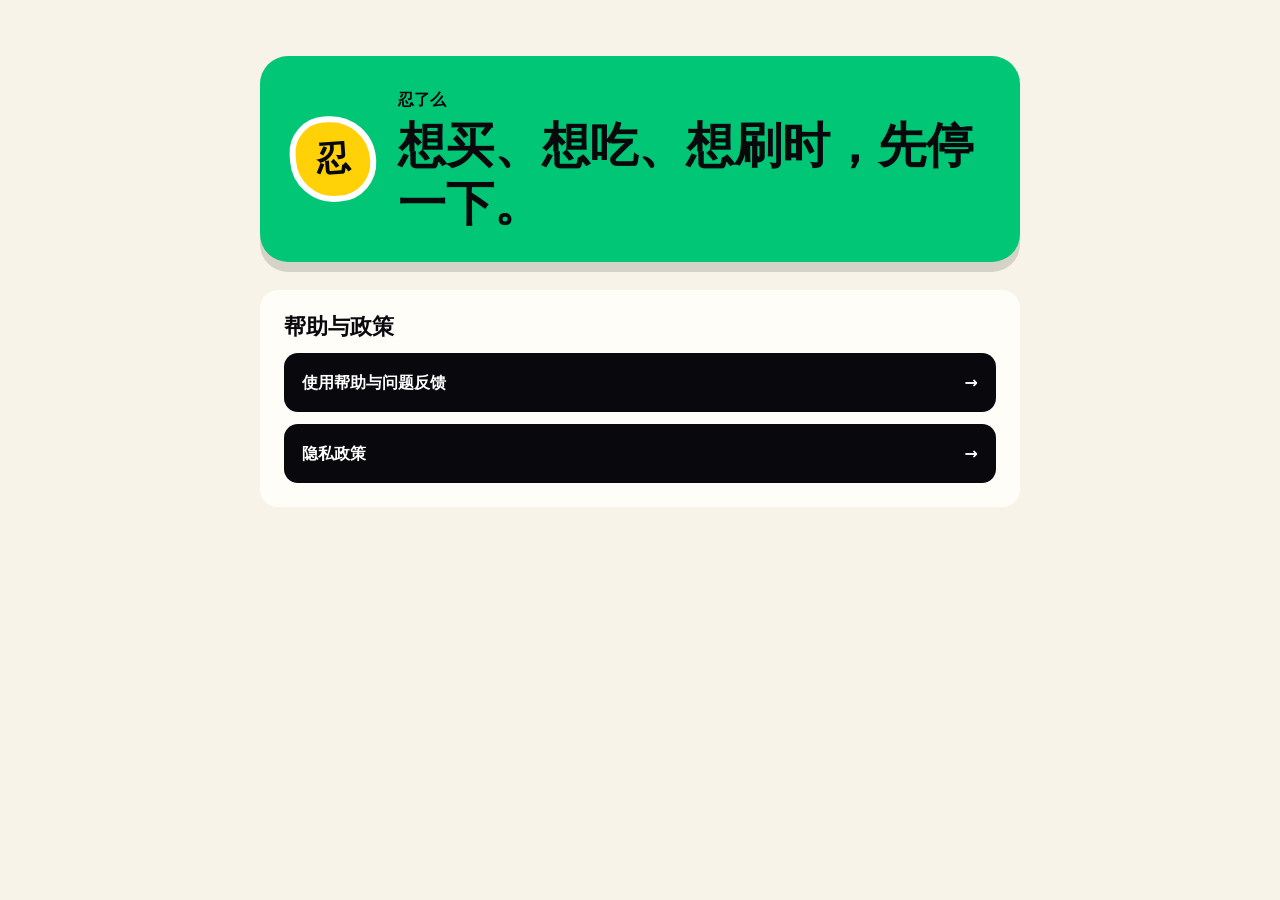
<file: release-site/index.html>
<!doctype html>
<html lang="zh-CN">
<head>
  <meta charset="utf-8">
  <meta name="viewport" content="width=device-width, initial-scale=1">
  <meta name="description" content="忍了么 App 支持与隐私政策">
  <title>忍了么</title>
  <link rel="stylesheet" href="styles.css">
</head>
<body>
  <main>
    <header class="hero">
      <div class="mascot" aria-hidden="true">忍</div>
      <div>
        <p class="eyebrow">忍了么</p>
        <h1>想买、想吃、想刷时，先停一下。</h1>
      </div>
    </header>
    <section>
      <h2>帮助与政策</h2>
      <nav class="links" aria-label="帮助与政策">
        <a href="support.html">使用帮助与问题反馈 <span>→</span></a>
        <a href="privacy.html">隐私政策 <span>→</span></a>
      </nav>
    </section>
  </main>
</body>
</html>
</file>
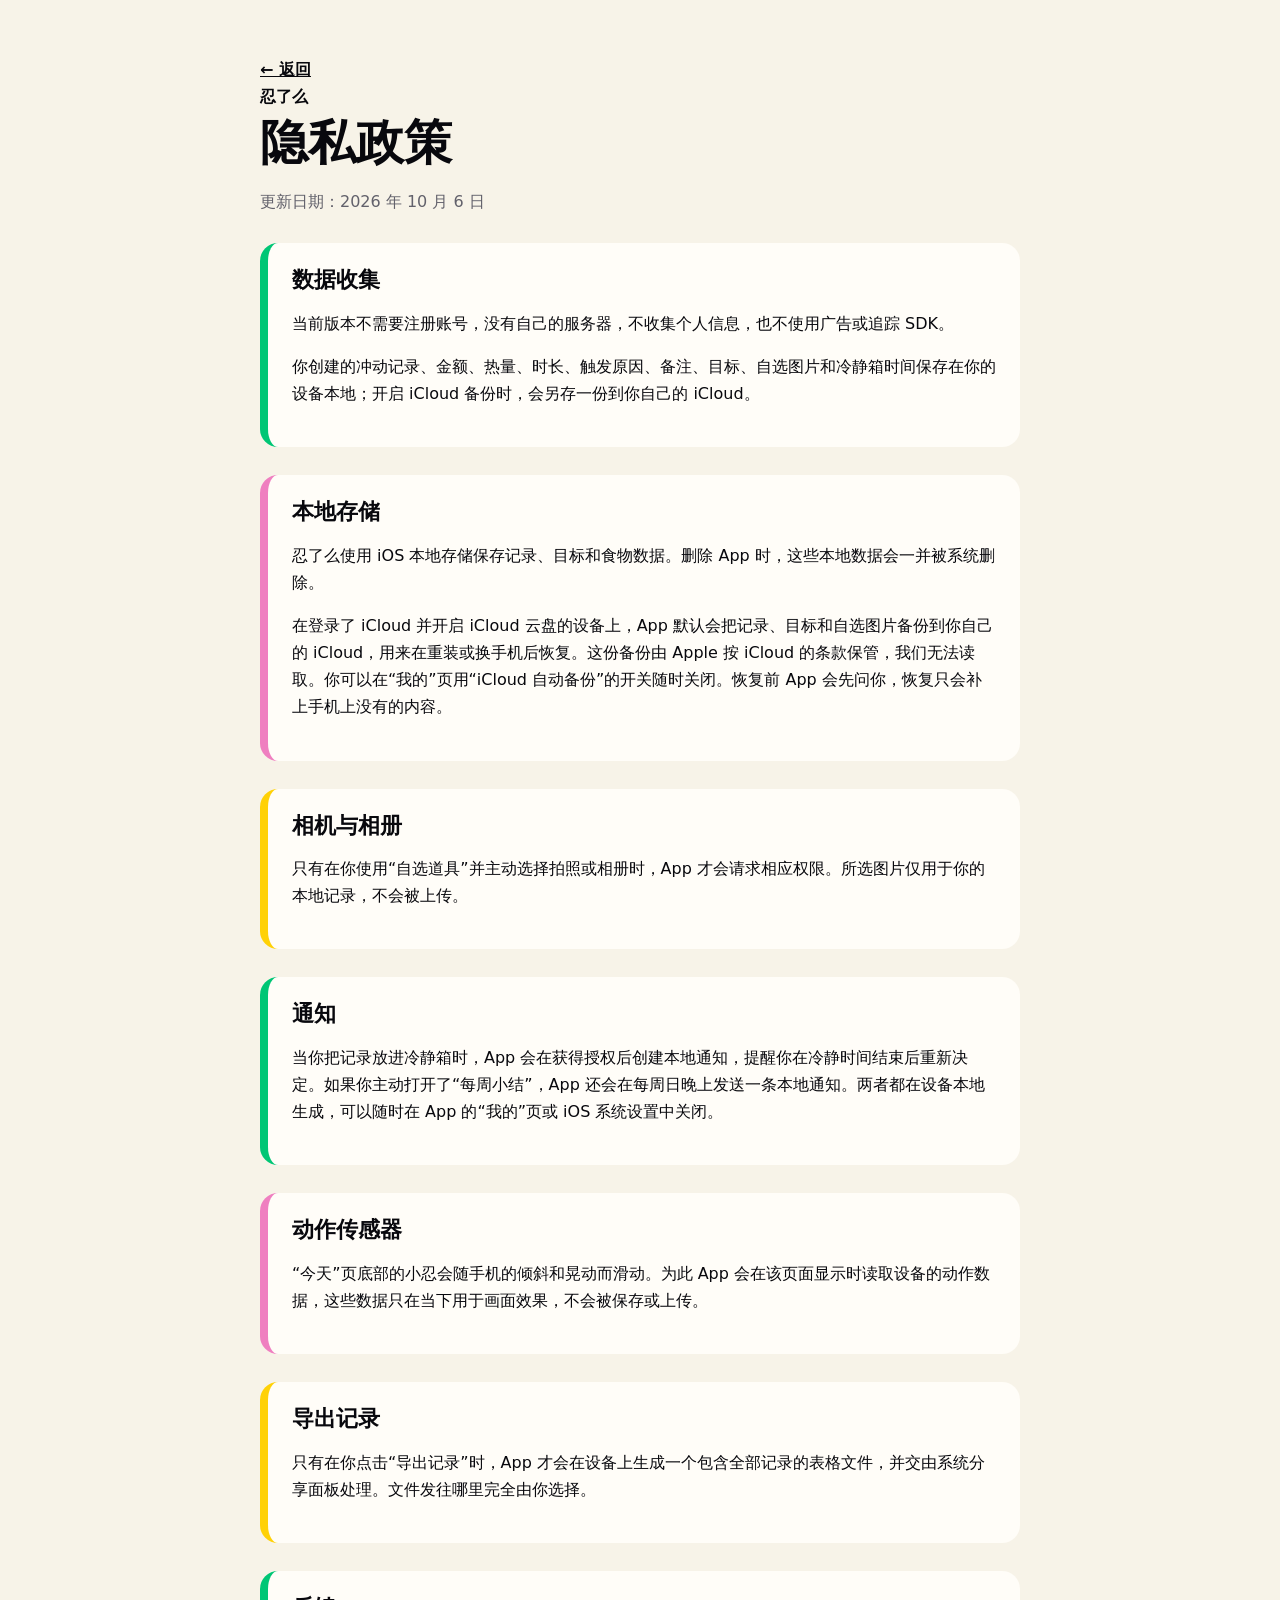
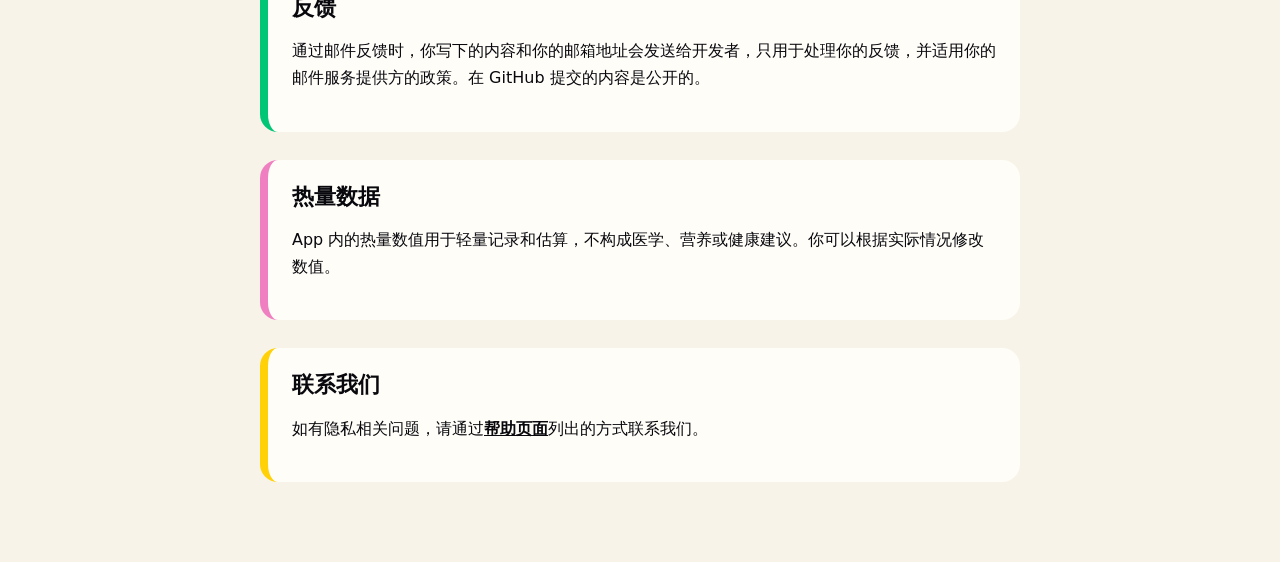
<file: release-site/privacy.html>
<!doctype html>
<html lang="zh-CN">
<head>
  <meta charset="utf-8">
  <meta name="viewport" content="width=device-width, initial-scale=1">
  <meta name="description" content="忍了么 App 隐私政策">
  <title>隐私政策｜忍了么</title>
  <link rel="stylesheet" href="styles.css">
</head>
<body>
  <main class="document">
    <a class="back" href="index.html">← 返回</a>
    <p class="eyebrow">忍了么</p>
    <h1>隐私政策</h1>
    <p class="updated">更新日期：2026 年 10 月 6 日</p>

    <section>
      <h2>数据收集</h2>
      <p>当前版本不需要注册账号，没有自己的服务器，不收集个人信息，也不使用广告或追踪 SDK。</p>
      <p>你创建的冲动记录、金额、热量、时长、触发原因、备注、目标、自选图片和冷静箱时间保存在你的设备本地；开启 iCloud 备份时，会另存一份到你自己的 iCloud。</p>
    </section>

    <section>
      <h2>本地存储</h2>
      <p>忍了么使用 iOS 本地存储保存记录、目标和食物数据。删除 App 时，这些本地数据会一并被系统删除。</p>
      <p>在登录了 iCloud 并开启 iCloud 云盘的设备上，App 默认会把记录、目标和自选图片备份到你自己的 iCloud，用来在重装或换手机后恢复。这份备份由 Apple 按 iCloud 的条款保管，我们无法读取。你可以在“我的”页用“iCloud 自动备份”的开关随时关闭。恢复前 App 会先问你，恢复只会补上手机上没有的内容。</p>
    </section>

    <section>
      <h2>相机与相册</h2>
      <p>只有在你使用“自选道具”并主动选择拍照或相册时，App 才会请求相应权限。所选图片仅用于你的本地记录，不会被上传。</p>
    </section>

    <section>
      <h2>通知</h2>
      <p>当你把记录放进冷静箱时，App 会在获得授权后创建本地通知，提醒你在冷静时间结束后重新决定。如果你主动打开了“每周小结”，App 还会在每周日晚上发送一条本地通知。两者都在设备本地生成，可以随时在 App 的“我的”页或 iOS 系统设置中关闭。</p>
    </section>

    <section>
      <h2>动作传感器</h2>
      <p>“今天”页底部的小忍会随手机的倾斜和晃动而滑动。为此 App 会在该页面显示时读取设备的动作数据，这些数据只在当下用于画面效果，不会被保存或上传。</p>
    </section>

    <section>
      <h2>导出记录</h2>
      <p>只有在你点击“导出记录”时，App 才会在设备上生成一个包含全部记录的表格文件，并交由系统分享面板处理。文件发往哪里完全由你选择。</p>
    </section>

    <section>
      <h2>反馈</h2>
      <p>通过邮件反馈时，你写下的内容和你的邮箱地址会发送给开发者，只用于处理你的反馈，并适用你的邮件服务提供方的政策。在 GitHub 提交的内容是公开的。</p>
    </section>

    <section>
      <h2>热量数据</h2>
      <p>App 内的热量数值用于轻量记录和估算，不构成医学、营养或健康建议。你可以根据实际情况修改数值。</p>
    </section>

    <section>
      <h2>联系我们</h2>
      <p>如有隐私相关问题，请通过<a href="support.html#feedback">帮助页面</a>列出的方式联系我们。</p>
    </section>
  </main>
</body>
</html>
</file>
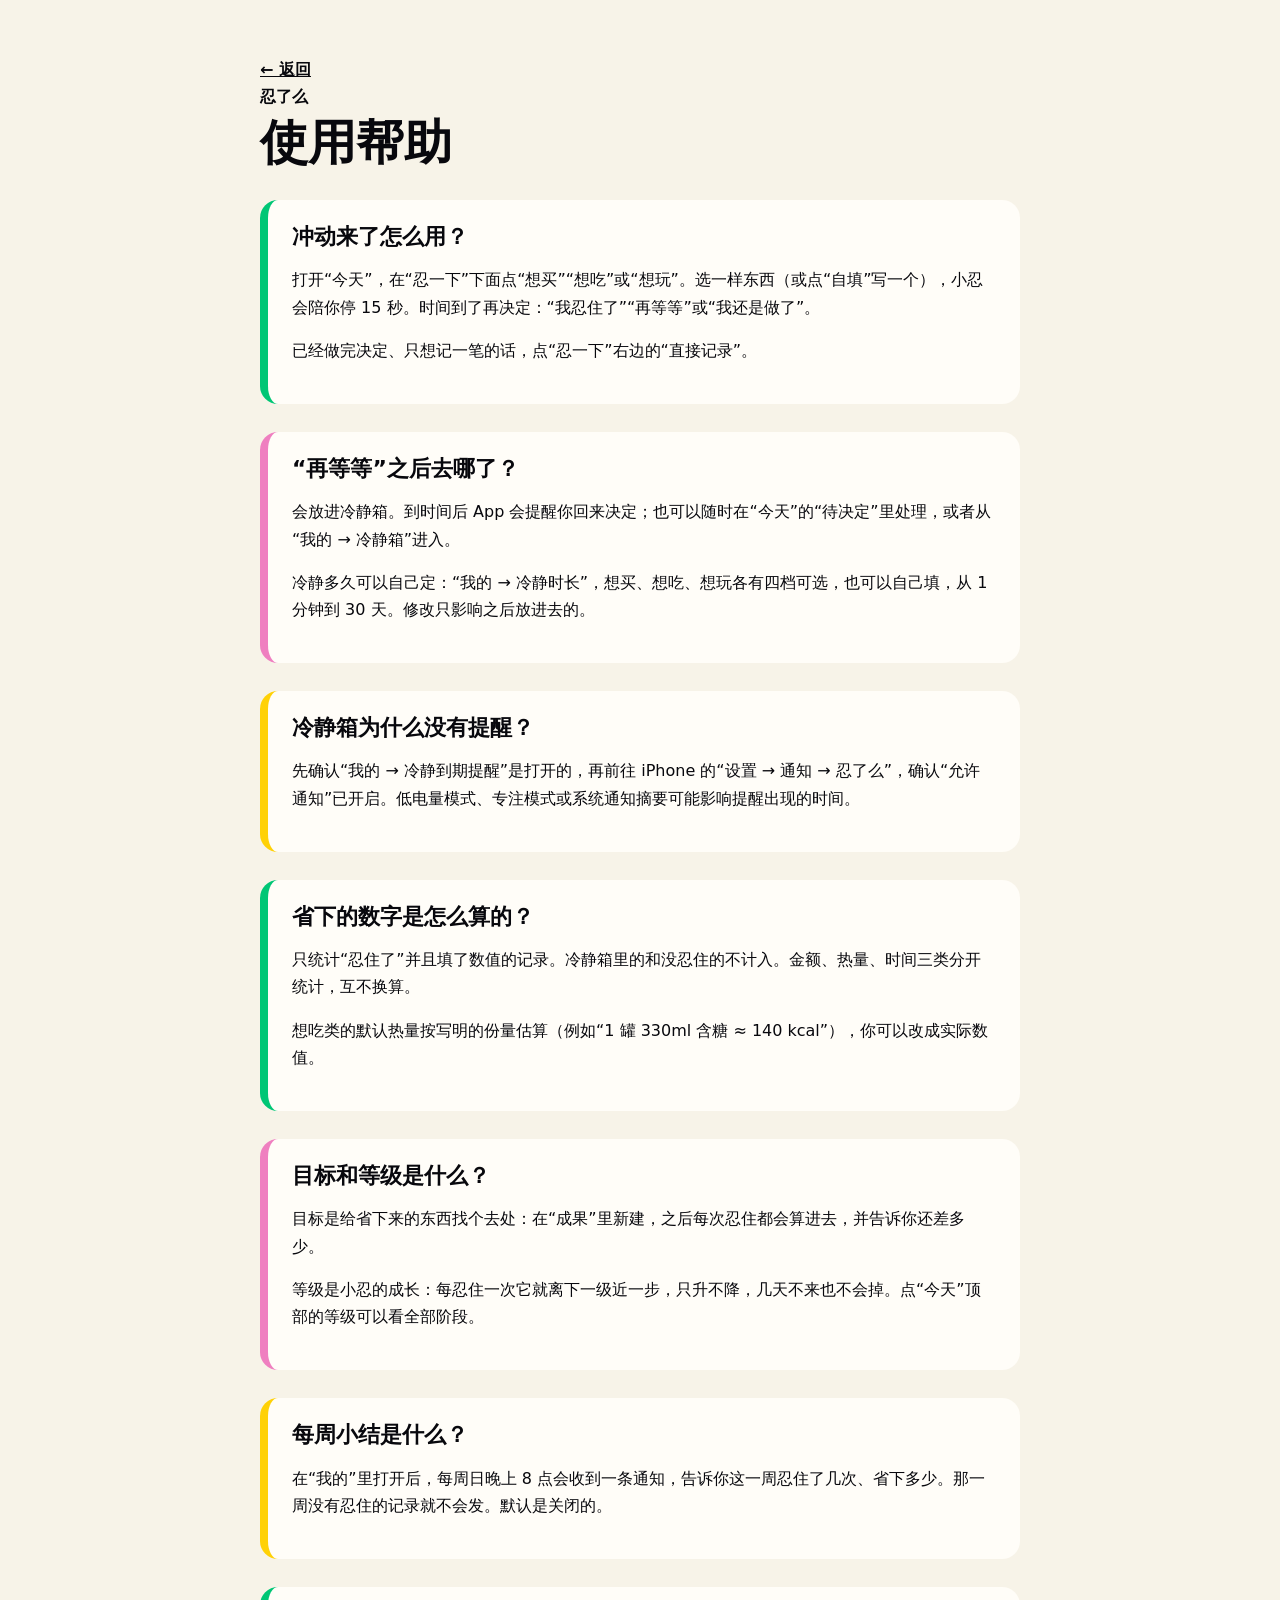
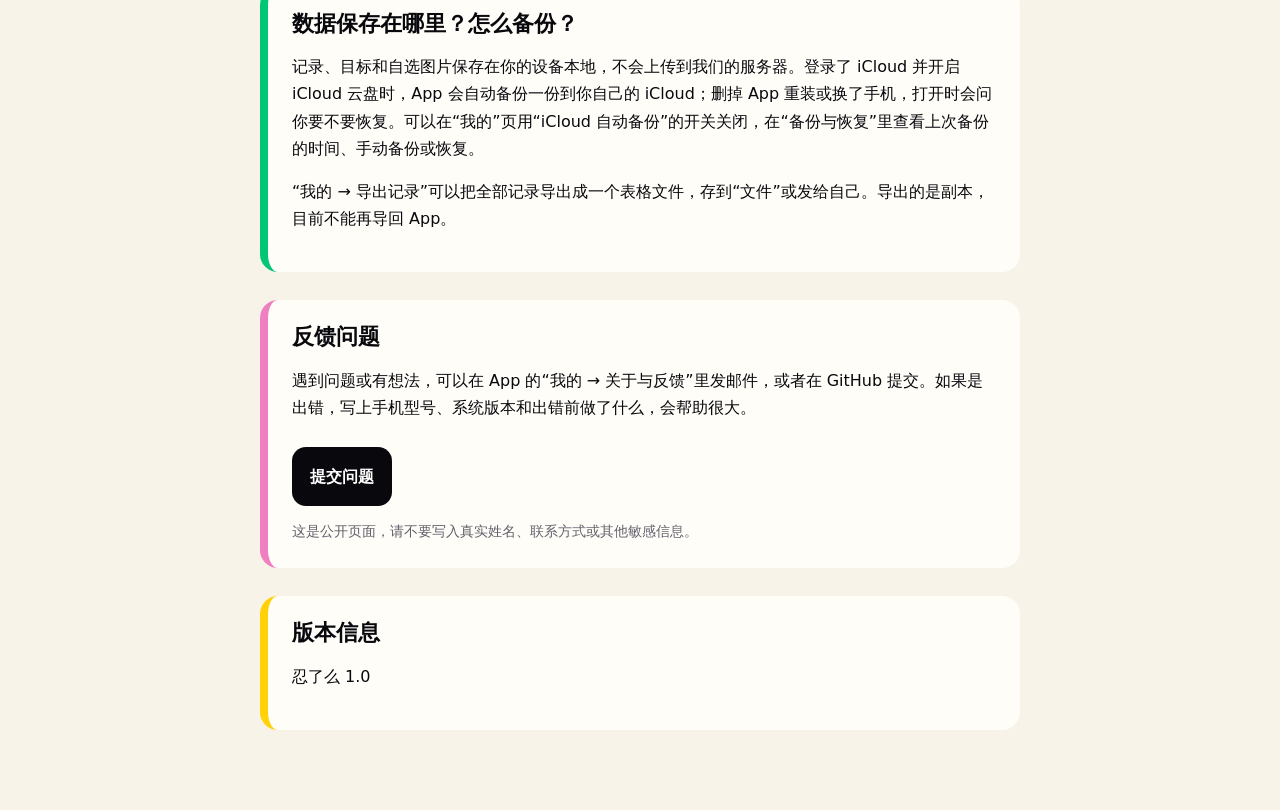
<file: release-site/support.html>
<!doctype html>
<html lang="zh-CN">
<head>
  <meta charset="utf-8">
  <meta name="viewport" content="width=device-width, initial-scale=1">
  <meta name="description" content="忍了么 App 使用帮助与问题反馈">
  <title>使用帮助｜忍了么</title>
  <link rel="stylesheet" href="styles.css">
</head>
<body>
  <main class="document">
    <a class="back" href="index.html">← 返回</a>
    <p class="eyebrow">忍了么</p>
    <h1>使用帮助</h1>

    <section>
      <h2>冲动来了怎么用？</h2>
      <p>打开“今天”，在“忍一下”下面点“想买”“想吃”或“想玩”。选一样东西（或点“自填”写一个），小忍会陪你停 15 秒。时间到了再决定：“我忍住了”“再等等”或“我还是做了”。</p>
      <p>已经做完决定、只想记一笔的话，点“忍一下”右边的“直接记录”。</p>
    </section>

    <section>
      <h2>“再等等”之后去哪了？</h2>
      <p>会放进冷静箱。到时间后 App 会提醒你回来决定；也可以随时在“今天”的“待决定”里处理，或者从“我的 → 冷静箱”进入。</p>
      <p>冷静多久可以自己定：“我的 → 冷静时长”，想买、想吃、想玩各有四档可选，也可以自己填，从 1 分钟到 30 天。修改只影响之后放进去的。</p>
    </section>

    <section>
      <h2>冷静箱为什么没有提醒？</h2>
      <p>先确认“我的 → 冷静到期提醒”是打开的，再前往 iPhone 的“设置 → 通知 → 忍了么”，确认“允许通知”已开启。低电量模式、专注模式或系统通知摘要可能影响提醒出现的时间。</p>
    </section>

    <section>
      <h2>省下的数字是怎么算的？</h2>
      <p>只统计“忍住了”并且填了数值的记录。冷静箱里的和没忍住的不计入。金额、热量、时间三类分开统计，互不换算。</p>
      <p>想吃类的默认热量按写明的份量估算（例如“1 罐 330ml 含糖 ≈ 140 kcal”），你可以改成实际数值。</p>
    </section>

    <section>
      <h2>目标和等级是什么？</h2>
      <p>目标是给省下来的东西找个去处：在“成果”里新建，之后每次忍住都会算进去，并告诉你还差多少。</p>
      <p>等级是小忍的成长：每忍住一次它就离下一级近一步，只升不降，几天不来也不会掉。点“今天”顶部的等级可以看全部阶段。</p>
    </section>

    <section>
      <h2>每周小结是什么？</h2>
      <p>在“我的”里打开后，每周日晚上 8 点会收到一条通知，告诉你这一周忍住了几次、省下多少。那一周没有忍住的记录就不会发。默认是关闭的。</p>
    </section>

    <section>
      <h2>数据保存在哪里？怎么备份？</h2>
      <p>记录、目标和自选图片保存在你的设备本地，不会上传到我们的服务器。登录了 iCloud 并开启 iCloud 云盘时，App 会自动备份一份到你自己的 iCloud；删掉 App 重装或换了手机，打开时会问你要不要恢复。可以在“我的”页用“iCloud 自动备份”的开关关闭，在“备份与恢复”里查看上次备份的时间、手动备份或恢复。</p>
      <p>“我的 → 导出记录”可以把全部记录导出成一个表格文件，存到“文件”或发给自己。导出的是副本，目前不能再导回 App。</p>
    </section>

    <section id="feedback">
      <h2>反馈问题</h2>
      <p>遇到问题或有想法，可以在 App 的“我的 → 关于与反馈”里发邮件，或者在 GitHub 提交。如果是出错，写上手机型号、系统版本和出错前做了什么，会帮助很大。</p>
      <a class="primary" href="https://github.com/simon200401/RenLeMe/issues/new">提交问题</a>
      <p class="note">这是公开页面，请不要写入真实姓名、联系方式或其他敏感信息。</p>
    </section>

    <section>
      <h2>版本信息</h2>
      <p>忍了么 1.0</p>
    </section>
  </main>
</body>
</html>
</file>
<file: release-site/styles.css>
:root {
  color-scheme: light;
  --cream: #f7f3e8;
  --paper: #fffdf8;
  --ink: #08080d;
  --muted: #62616b;
  --green: #00c675;
  --pink: #ef7fc0;
  --yellow: #ffd106;
  font-family: ui-rounded, "SF Pro Rounded", "PingFang SC", system-ui, sans-serif;
}

* { box-sizing: border-box; }

body {
  margin: 0;
  color: var(--ink);
  background: var(--cream);
  line-height: 1.7;
}

main {
  width: min(760px, calc(100% - 36px));
  margin: 0 auto;
  padding: 56px 0 80px;
}

.hero {
  display: flex;
  align-items: center;
  gap: 22px;
  padding: 30px;
  border-radius: 28px;
  background: var(--green);
  box-shadow: 0 10px 0 rgba(8, 8, 13, .14);
}

.mascot {
  display: grid;
  flex: 0 0 86px;
  width: 86px;
  height: 86px;
  place-items: center;
  border: 6px solid white;
  border-radius: 42% 53% 45% 51%;
  background: var(--yellow);
  font-size: 34px;
  font-weight: 900;
  transform: rotate(-4deg);
}

h1, h2 { line-height: 1.2; letter-spacing: 0; }
h1 { margin: 4px 0 0; font-size: clamp(32px, 7vw, 48px); }
h2 { margin: 0 0 12px; font-size: 22px; }
.eyebrow { margin: 0; font-weight: 900; }
.updated { color: var(--muted); }

section {
  margin-top: 28px;
  padding: 24px;
  border-radius: 18px;
  background: var(--paper);
}

.links { display: grid; gap: 12px; }
.links a, .primary {
  display: flex;
  justify-content: space-between;
  padding: 16px 18px;
  border-radius: 14px;
  color: white;
  background: var(--ink);
  font-weight: 800;
  text-decoration: none;
}

.document > section:nth-of-type(3n + 1) { border-left: 8px solid var(--green); }
.document > section:nth-of-type(3n + 2) { border-left: 8px solid var(--pink); }
.document > section:nth-of-type(3n) { border-left: 8px solid var(--yellow); }
.back, section a { color: var(--ink); font-weight: 800; }
.primary { display: inline-flex; margin-top: 10px; color: white; }

@media (max-width: 560px) {
  main { padding-top: 24px; }
  .hero { align-items: flex-start; padding: 22px; }
  .mascot { flex-basis: 64px; width: 64px; height: 64px; font-size: 24px; }
  section { padding: 20px; }
}

.feedback { display: grid; gap: 8px; margin-top: 14px; }
.feedback label { margin-top: 8px; font-weight: 800; }
.feedback input, .feedback select, .feedback textarea {
  width: 100%;
  padding: 13px 14px;
  border: 2px solid rgba(8, 8, 13, .14);
  border-radius: 14px;
  color: var(--ink);
  background: var(--cream);
  font: inherit;
}
.feedback input:focus, .feedback select:focus, .feedback textarea:focus {
  border-color: var(--ink);
  outline: none;
}
.feedback textarea { resize: vertical; }
.feedback button { justify-content: center; border: 0; font: inherit; font-weight: 800; cursor: pointer; }
.feedback .trap { position: absolute; left: -9999px; }
.note { margin: 14px 0 0; color: var(--muted); font-size: 14px; }
section p + p { margin-top: 10px; }
</file>
